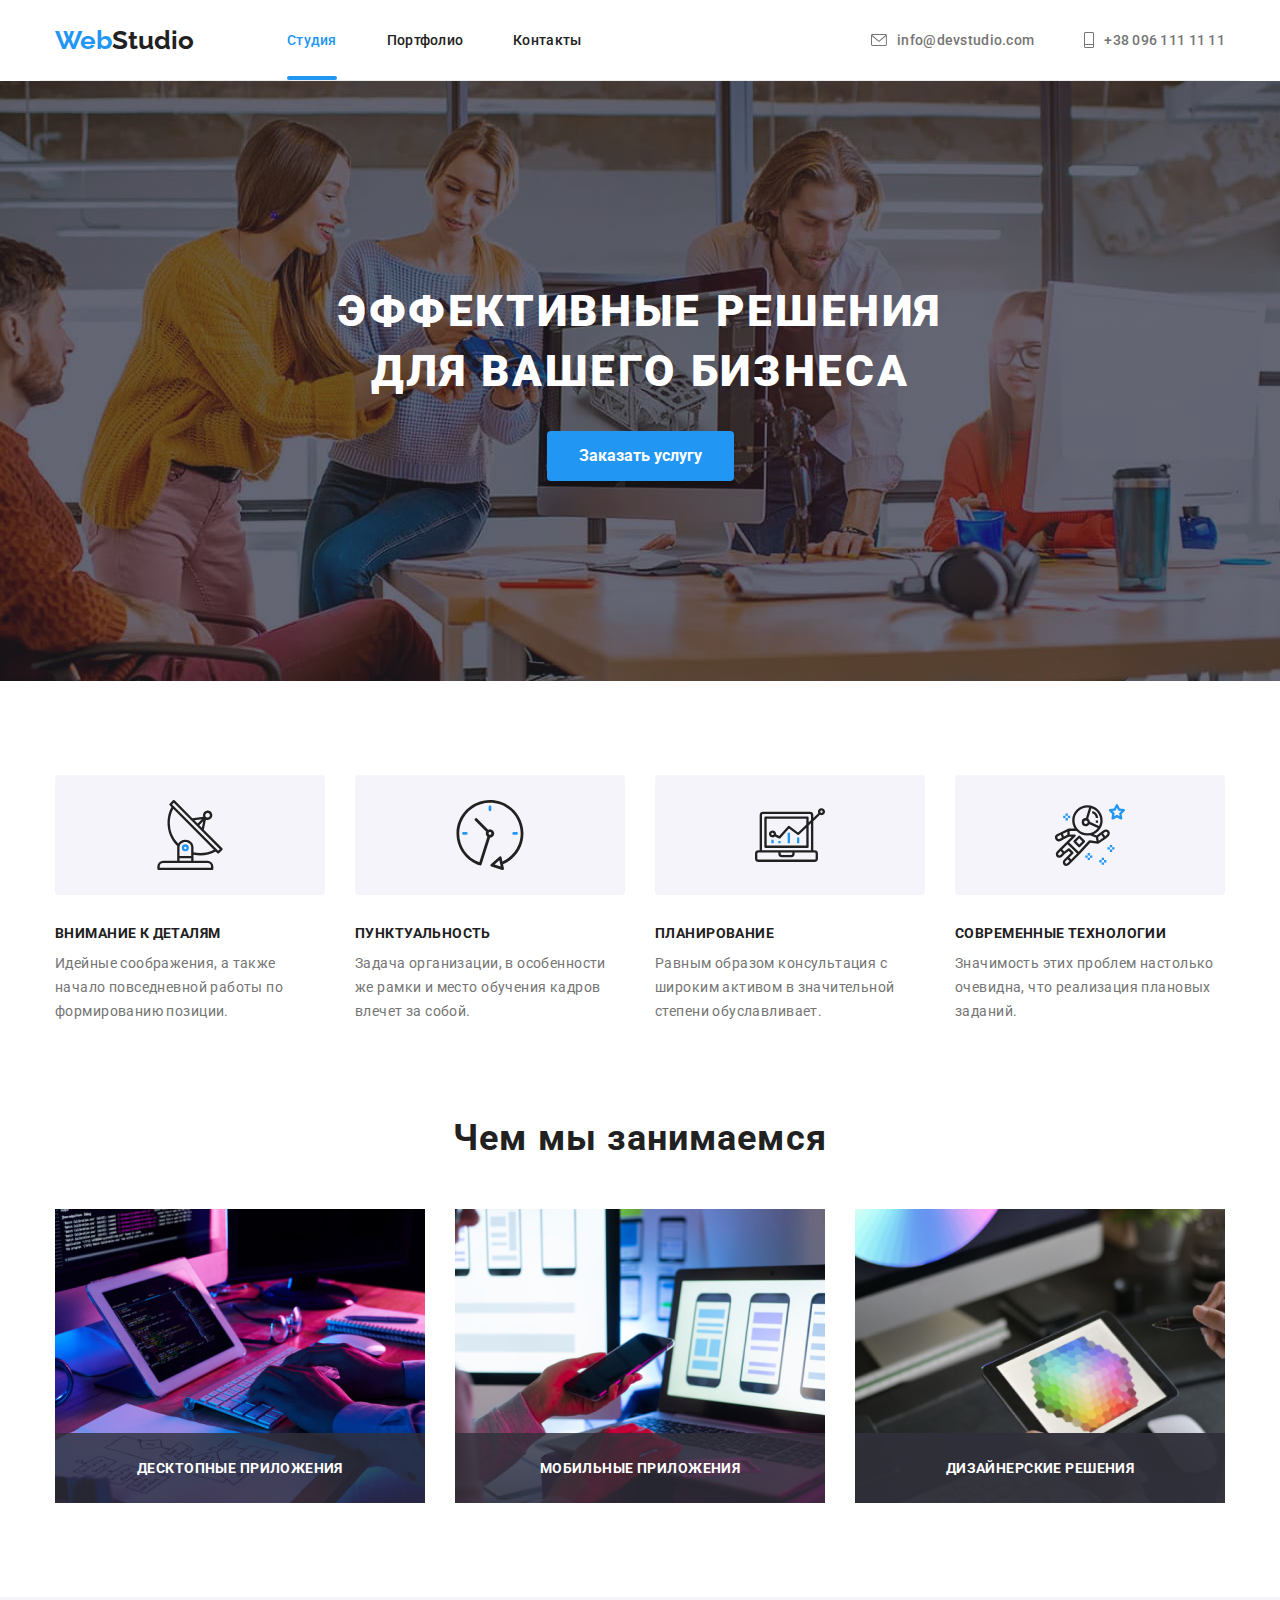
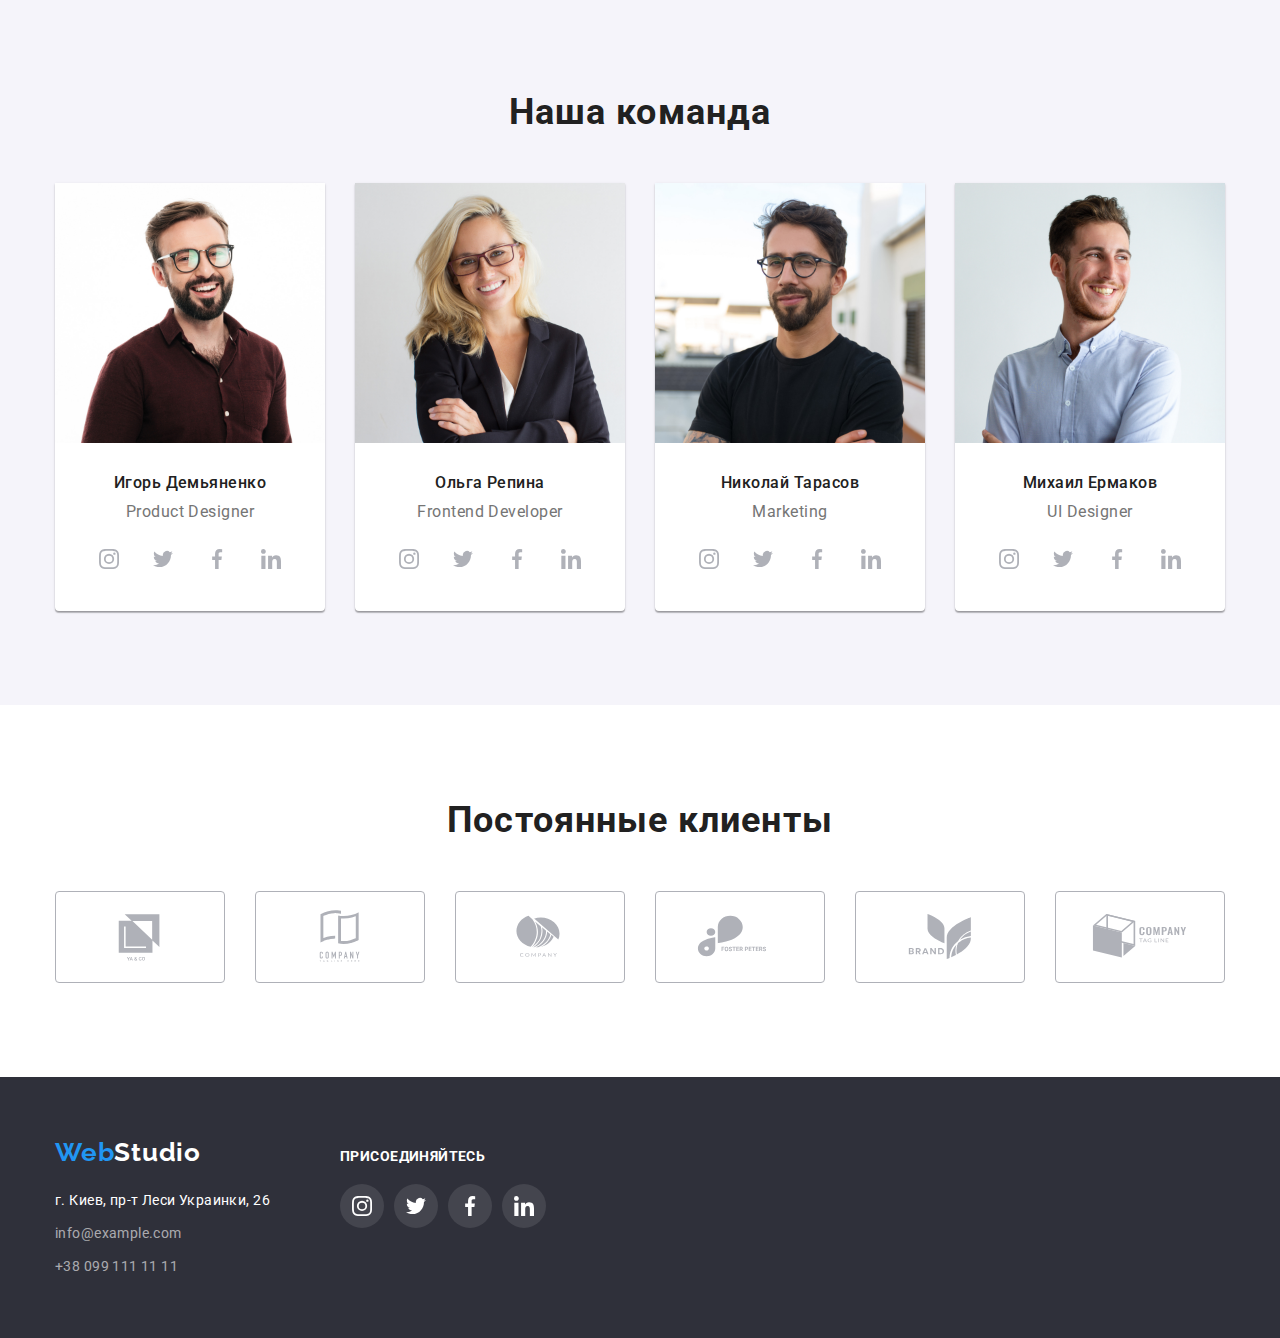
<file: index.html>
<!DOCTYPE html>
<html lang="ru">
<head>
    <meta charset="UTF-8">
    <meta http-equiv="X-UA-Compatible" content="IE=edge">
    <meta name="viewport" content="width=device-width, initial-scale=1.0">
    <title>WebStudio</title>
    <link rel="preconnect" href="https://fonts.googleapis.com">
    <link rel="preconnect" href="https://fonts.gstatic.com" crossorigin>
    <link href="https://fonts.googleapis.com/css2?family=Raleway:wght@700&family=Roboto:wght@400;500;700;900&display=swap"
        rel="stylesheet">
    <link rel="stylesheet" href="./css/modern-nomalize.css">
    <link rel="stylesheet" href="./css/style.css">
</head>
<body>
    <!--hearder-->
    <header>
        <div class="container hdr">
            <nav class="site-nav">
                    <a href="./index.html" class="logo"> <span class="web">Web</span>Studio</a>
                    <ul class="site-nav link">
                        <li class="hdr-position"><a class="item presence-effect" href="./index.html">Студия</a></li>
                        <li class="hdr-position"><a class="item" href="./portfolio.html">Портфолио</a></li>
                        <li class="hdr-position"><a class="item" href="">Контакты</a></li>
                    </ul>
            </nav>
            <ul class="contact-nav link">
                <li class="hdr-position"><a class="item link-contact" href="mailto:info@devstudio.com">
                    <svg class="header-icon" width="16px" height="12px">
                        <use href="./images/icons.svg#icon-envelope"></use>
                    </svg>
                    info@devstudio.com</a></li>
                <li class="hdr-position"><a class="item link-contact" href="tel:+380961111111">
                    <svg class="header-icon" width="10px" height="16px">
                    <use href="./images/icons.svg#icon-vector">
                    </use>
                </svg>
                +38 096 111 11 11</a></li>
            </ul>
        </div>
    </header>
    <main>
    <!--hero-->
        <section class="hero overlay">
            <div class="container">
                <h1 class="hero-text">Эффективные решения для вашего бизнеса</h1>
                <button class="hero-button"  type="button" data-modal-open>Заказать услугу</button>
            </div>
        </section>
    <!--about-us-->
        <section class="section">
                <div class="container">
                <h2 hidden>peculiarities</h2>
                <ul class="about-cont">
                    <li class="about-item">
                        <div class="icon-cotainer">
                                <svg class="about-icon" width="70px" height="70px">
                                    <use href="./images/icons.svg#icon-antenna">
                                    </use>
                            </svg>
                        </div>
                        <h3 class="about-us-title">Внимание к деталям</h3>
                        <p class="about-us-text">Идейные соображения, а также начало повседневной работы по формированию позиции.</p>
                    </li>
                    <li class="about-item">
                        <div class="icon-cotainer">
                            <svg width="70px" height="70px">
                        <use href="./images/icons.svg#icon-clock">

                                </use>
                            </svg>
                        </div>
                        <h3 class="about-us-title">Пунктуальность</h3>
                        <p class="about-us-text">Задача организации, в особенности же рамки и место обучения кадров влечет за собой.</p>
                        
                    </li>
                    <li class="about-item">
                        <div class="icon-cotainer">
                            <svg width="70px" height="70px">
                        <use href="./images/icons.svg#icon-diagram">

                                </use>
                            </svg>
                        </div>
                        <h3 class="about-us-title">Планирование</h3>
                        <p class="about-us-text">Равным образом консультация с широким активом в значительной степени обуславливает.</p>
                        
                    </li>
                    <li class="about-item">
                        <div class="icon-cotainer">
                            <svg width="70px" height="70px">
                        <use href="./images/icons.svg#icon-astronaut">

                                </use>
                            </svg>
                        </div>
                        <h3 class="about-us-title">Современные технологии</h3>
                        <p class="about-us-text">Значимость этих проблем настолько очевидна, что реализация плановых заданий.</p>
                        
                    </li>
                </ul>
            </div>
            </section>
            <!--job-->
            <section class="section job">
                <div class="container">
                    <h2 class="job-title">Чем мы занимаемся</h2>
                    <ul class="job-photo">
                        <li class="job-photo-item">
                            <div class="job-overline">
                                <img src="./images/development1.jpg" alt="Разработка" width="370">
                                <div class="job-text">
                                    <p>Десктопные приложения</p>
                                </div>
                            </div>
                        </li>
                        <li class="job-photo-item">
                            <div class="job-overline">
                                <img src="./images/development2.jpg" alt="Дизайн" width="370">
                                <div class="job-text">
                                    <p>Мобильные приложения</p>
                                </div>
                            </div>
                        </li>
                        <li class="job-photo-item">
                            <div class="job-overline">
                                <img src="./images/development3.jpg" alt="Тестирование" width="370"><div class="job-text">
                                <div class="job-text">
                                    <p>Дизайнерские решения</p>
                                </div>
                            </div>
                        </li>
                    </ul>
                </div>
            </section>
            <!--team-->
            <section class="team section">
                <div class="container">
                    <h2 class="team-title">Наша команда</h2>
                    <ul class="our-team">
                        <li class="team-list">
                            <img src="./images/comand1.jpg" alt="фото учасника команды" width="270">
                            <div class="team-sit">
                                <h3 class="team-member">Игорь Демьяненко</h3>
                                <p class="team-position">Product Designer</p>
                                <ul class="team-link">
                                    <li class="team-link-item">
                                        <a class="team-social-link" href="https://www.instagram.com">
                                            <svg class="social-icon" width="20px" height="20px">
                                                <use href="./images/icons.svg#icon-instagram">
                                                </use>
                                            </svg>
                                        </a>
                                    </li>
                                    <li class="team-link-item">
                                        <a class="team-social-link" href="https://twitter.com ">
                                            <svg class="social-icon" width="20px" height="20px">
                                                <use href="./images/icons.svg#icon-twitter">
                                                </use>
                                            </svg>
                                        </a>
                                    </li>
                                    <li class="team-link-item">
                                        <a class="team-social-link" href="https://facebook.com">
                                            <svg class="social-icon" width="20px" height="20px">
                                                <use href="./images/icons.svg#icon-facebook">
                                                </use>
                                            </svg>
                                        </a>
                                    </li>
                                    <li class="team-link-item">
                                        <a class="team-social-link" href="https://linkedin.com">
                                            <svg class="social-icon"  width="20px" height="20px">
                                                <use href="./images/icons.svg#icon-linkedin">
                                                </use>
                                            </svg>
                                        </a>
                                    </li>
                                </ul>
                            </div>
                        </li>
                        <li class="team-list">
                            <img src="./images/comand2.jpg" alt="фото учасника команды" width="270">
                            <div class="team-sit">
                                <h3 class="team-member">Ольга Репина</h3>
                                <p class="team-position">Frontend Developer</p>
                                <ul class="team-link">
                                    <li class="team-link-item">
                                        <a class="team-social-link" href="https://www.instagram.com">
                                            <svg class="social-icon" width="20px" height="20px">
                                                <use href="./images/icons.svg#icon-instagram">
                                                </use>
                                            </svg>
                                        </a>
                                    </li>
                                    <li class="team-link-item">
                                        <a class="team-social-link" href="https://twitter.com ">
                                            <svg class="social-icon" width="20px" height="20px">
                                                <use href="./images/icons.svg#icon-twitter">
                                                </use>
                                            </svg>
                                        </a>
                                    </li>
                                    <li class="team-link-item">
                                        <a class="team-social-link" href="https://facebook.com">
                                            <svg class="social-icon" width="20px" height="20px">
                                                <use href="./images/icons.svg#icon-facebook">
                                                </use>
                                            </svg>
                                        </a>
                                    </li>
                                    <li class="team-link-item">
                                        <a class="team-social-link" href="https://linkedin.com">
                                            <svg class="social-icon" width="20px" height="20px">
                                                <use href="./images/icons.svg#icon-linkedin">
                                                </use>
                                            </svg>
                                        </a>
                                    </li>
                                </ul>                            </div>
                        </li>
                        <li class="team-list">
                            <img src="./images/comand3.jpg" alt="фото учасника команды" width="270">
                            <div class="team-sit">
                                <h3 class="team-member">Николай Тарасов</h3>
                                <p class="team-position">Marketing</p>
                                <ul class="team-link">
                                    <li class="team-link-item">
                                        <a class="team-social-link" href="https://www.instagram.com">
                                            <svg class="social-icon" width="20px" height="20px">
                                                <use href="./images/icons.svg#icon-instagram">
                                                </use>
                                            </svg>
                                        </a>
                                    </li>
                                    <li class="team-link-item">
                                        <a class="team-social-link" href="https://twitter.com ">
                                            <svg class="social-icon" width="20px" height="20px">
                                                <use href="./images/icons.svg#icon-twitter">
                                                </use>
                                            </svg>
                                        </a>
                                    </li>
                                    <li class="team-link-item">
                                        <a class="team-social-link" href="https://facebook.com">
                                            <svg class="social-icon" width="20px" height="20px">
                                                <use href="./images/icons.svg#icon-facebook">
                                                </use>
                                            </svg>
                                        </a>
                                    </li>
                                    <li class="team-link-item">
                                        <a class="team-social-link" href="https://linkedin.com">
                                            <svg class="social-icon" width="20px" height="20px">
                                                <use href="./images/icons.svg#icon-linkedin">
                                                </use>
                                            </svg>
                                        </a>
                                    </li>
                                </ul>
                            </div>
                        </li>
                        <li class="team-list">
                            <img src="./images/comand4.jpg" alt="" width="270">
                            <div class="team-sit">
                                <h3 class="team-member">Михаил Ермаков</h3>
                                <p class="team-position">UI Designer</p>
                                <ul class="team-link">
                                    <li class="team-link-item">
                                        <a class="team-social-link" href="https://www.instagram.com">
                                            <svg class="social-icon" width="20px" height="20px">
                                                <use href="./images/icons.svg#icon-instagram">
                                                </use>
                                            </svg>
                                        </a>
                                    </li>
                                    <li class="team-link-item">
                                        <a class="team-social-link" href="https://twitter.com ">
                                            <svg class="social-icon" width="20px" height="20px">
                                                <use href="./images/icons.svg#icon-twitter">
                                                </use>
                                            </svg>
                                        </a>
                                    </li>
                                    <li class="team-link-item">
                                        <a class="team-social-link" href="https://facebook.com">
                                            <svg class="social-icon" width="20px" height="20px">
                                                <use href="./images/icons.svg#icon-facebook">
                                                </use>
                                            </svg>
                                        </a>
                                    </li>
                                    <li class="team-link-item">
                                        <a class="team-social-link" href="https://linkedin.com">
                                            <svg class="social-icon" width="20px" height="20px">
                                                <use href="./images/icons.svg#icon-linkedin">
                                                </use>
                                            </svg>
                                        </a>
                                    </li>
                                </ul>
                            </div>
                        </li>
                    </ul>
                </div>
            </section>
            <!--client-->
            <section class="client">
                <div class="container">
                    <h2 class="client-title">Постоянные клиенты</h2>
                    <ul class="client-list">
                        <li class="client-list-item">
                            <a class="client-link" href="">
                                <svg width="106px" height="60px">
                                    <use href="./images/icons.svg#icon-logo-1">
                                    </use>
                                </svg>
                            </a>
                        </li>
                        <li class="client-list-item">
                            <a class="client-link" href="">
                                <svg width="106px" height="60px">
                                    <use href="./images/icons.svg#icon-logo-2">
                                    </use>
                                </svg>
                            </a>
                        </li>
                    <li class="client-list-item">
                        <a class="client-link" href="">
                        <svg width="106px" height="60px">
                            <use href="./images/icons.svg#icon-logo-3">
                            </use>
                        </svg>
                        </a>
                    </li>
                    <li class="client-list-item">
                        <a class="client-link" href="">
                        <svg width="106px" height="60px">
                            <use href="./images/icons.svg#icon-logo-4">
                            </use>
                        </svg>
                        </a>
                    </li>
                    <li class="client-list-item">
                        <a class="client-link" href="">
                        <svg width="106px" height="60px">
                            <use href="./images/icons.svg#icon-logo-5">
                            </use>
                        </svg>
                        </a>
                    </li>
                    <li class="client-list-item">
                        <a class="client-link" href="">
                        <svg width="106px" height="60px">
                            <use href="./images/icons.svg#icon-logo-6">
                            </use>
                        </svg>
                        </a>
                    </li>
                </ul>
                </div>
            </section>
    </main>
    <!--footer-->
    <footer class="footer">
        <div class="container first">
            <div class="footer-nav">
            <a href="./index.html" class="link logo-footer"> <span class="web">Web</span>Studio</a>
            <address class="adress">г. Киев, пр-т Леси Украинки, 26</address>
            <a class="link link-footer" href="mailto:info@example.com">info@example.com</a>
            <a class="link link-footer" href="tel:+380991111111">+38 099 111 11 11</a>
            </div>
            <div class="footer-social">
                <p>Присоединяйтесь</p>
                <ul class="footer-social-link">
                    <li class="footer-social-icon">
                        <a class="footer-link-icon" href="https://www.instagram.com">
                            <svg width="20px" height="20px">
                                <use href="./images/icons.svg#icon-instagram">
                                </use>
                            </svg>
                        </a>
                    </li>
                    <li class="footer-social-icon">
                        <a class="footer-link-icon" href="https://twitter.com ">
                            <svg width="20px" height="20px">
                                <use href="./images/icons.svg#icon-twitter">
                                </use>
                            </svg>
                        </a>
                    </li>
                    <li class="footer-social-icon">
                        <a class="footer-link-icon" href="https://facebook.com">
                            <svg width="20px" height="20px">
                                <use href="./images/icons.svg#icon-facebook">
                                </use>
                            </svg>
                        </a>
                    </li>
                    <li class="footer-social-icon">
                        <a class="footer-link-icon" href="https://linkedin.com">
                            <svg width="20px" height="20px">
                                <use href="./images/icons.svg#icon-linkedin">
                                </use>
                            </svg>
                        </a>
                    </li>
                </ul>
            </div>
        </div>    
    </footer>
    <div class="modal is-hidden" data-modal>
        <div class="modal-form">
            <button class="close-button" data-modal-close>
                <svg width="18" height="18">
                    <use href="./images/icons.svg#icon-close-black"></use>
                </svg>
            </button>
        </div>
    </div>
    <script src="./js/modal.js"></script>
</body>
</html>
</file>
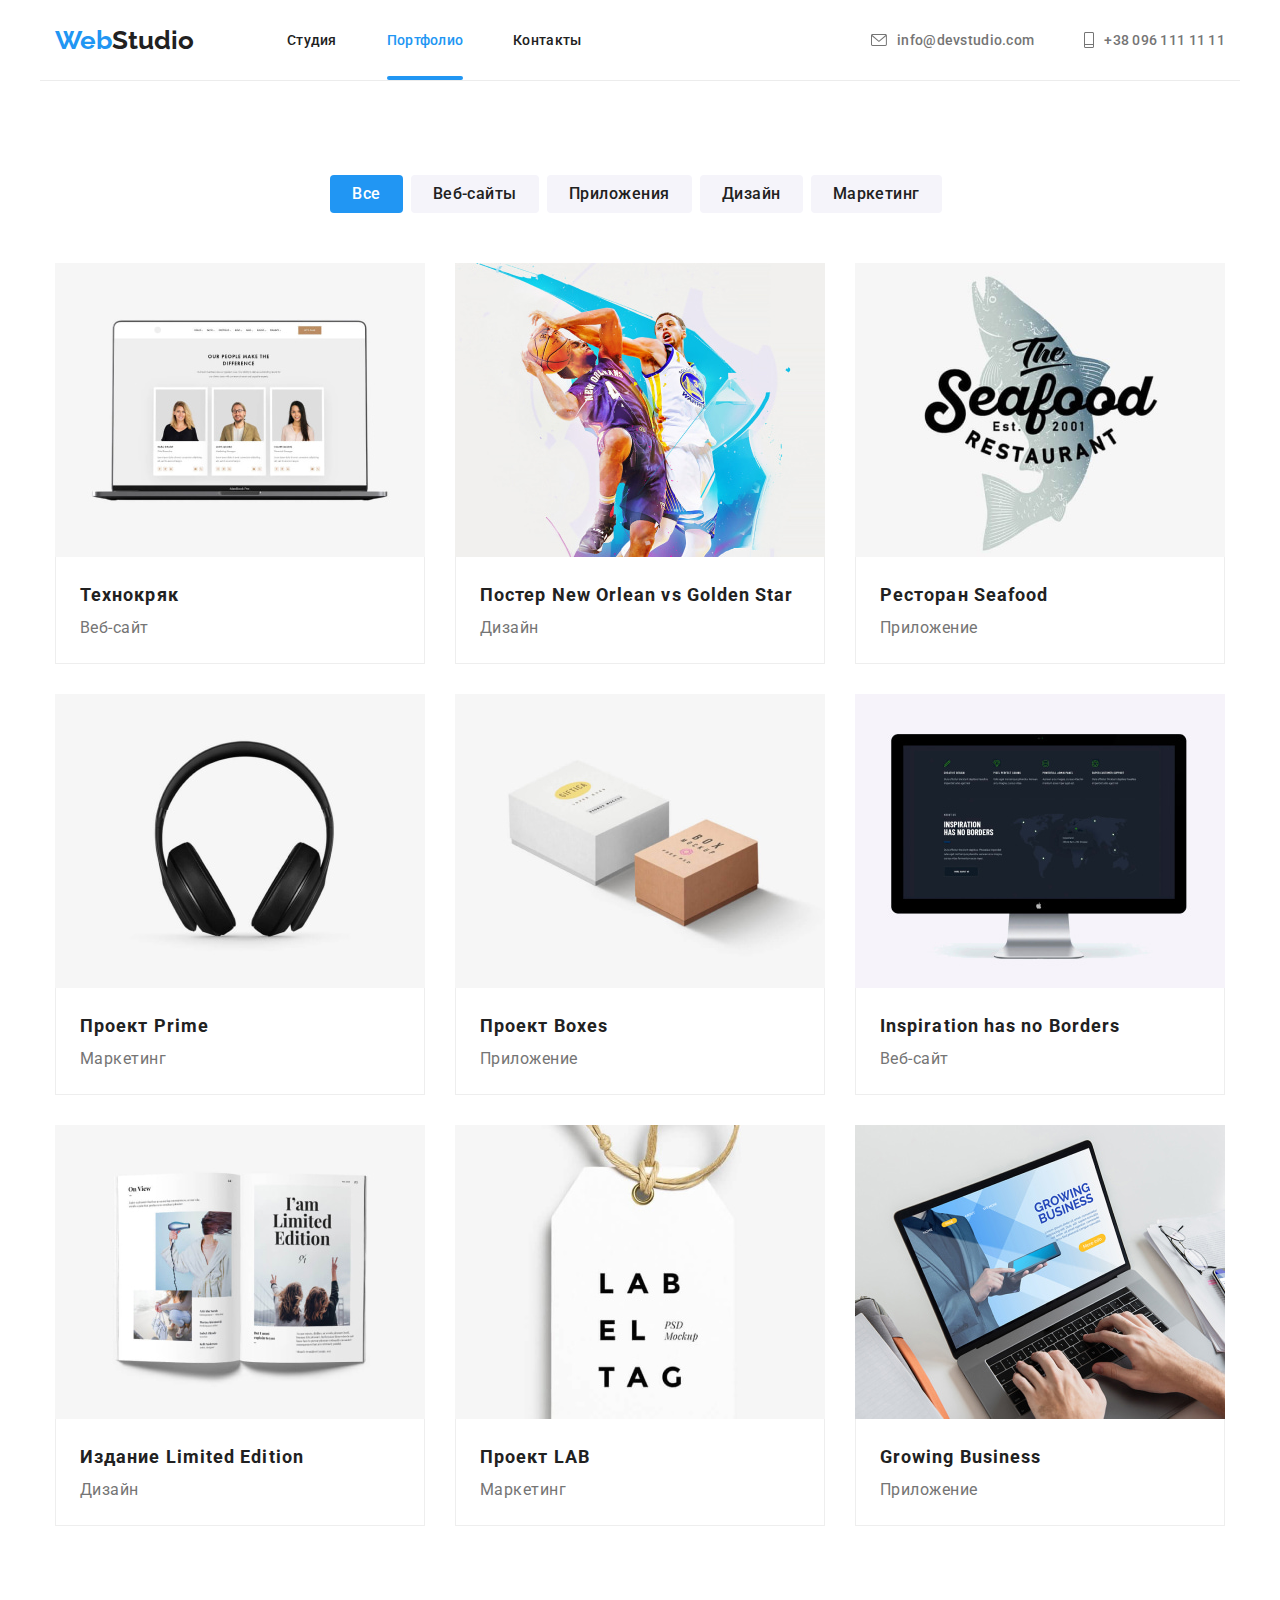
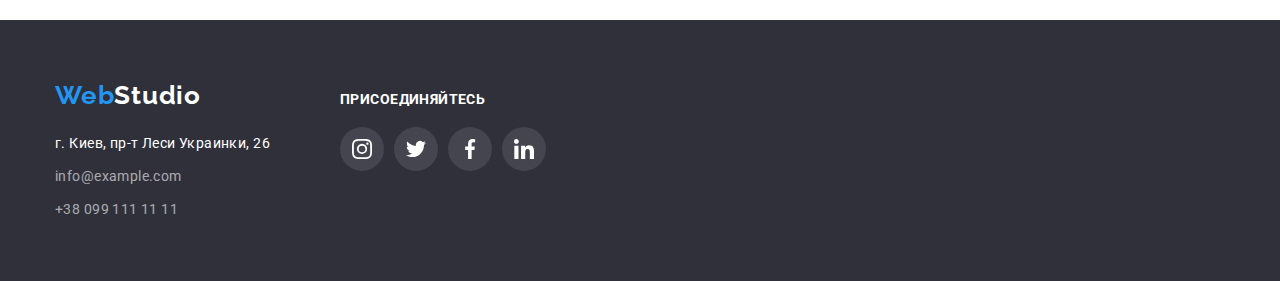
<file: portfolio.html>
<!DOCTYPE html>
<html lang="ru">
    <head>
        <meta charset="UTF-8">
        <meta http-equiv="X-UA-Compatible" content="IE=edge">
        <meta name="viewport" content="width=device-width, initial-scale=1.0">
        <title>Portfolio</title>
        <link rel="preconnect" href="https://fonts.googleapis.com">
        <link rel="preconnect" href="https://fonts.gstatic.com" crossorigin>
        <link href="https://fonts.googleapis.com/css2?family=Raleway:wght@700&family=Roboto:wght@400;500;700;900&display=swap"
            rel="stylesheet">
        <link rel="stylesheet" href="./css/modern-nomalize.css">
        <link rel="stylesheet" href="./css/style.css">

        


    </head>
    <body>
    <!--hearder-->
    <header>
        <div class="container hdr">
            <nav class="site-nav">
                <a href="./index.html" class="logo"> <span class="web">Web</span>Studio</a>
                <ul class="site-nav link">
                    <li class="hdr-position"><a class="item" href="./index.html">Студия</a></li>
                    <li class="hdr-position"><a class="item  presence-effect" href="./portfolio.html">Портфолио</a></li>
                    <li class="hdr-position"><a class="item" href="">Контакты</a></li>
                </ul>
            </nav>
            <ul class="contact-nav link">
                <li class="hdr-position"><a class="item link-contact" href="mailto:info@devstudio.com">
                        <svg class="header-icon" width="16px" height="12px">
                            <use href="./images/icons.svg#icon-envelope"></use>
                        </svg>
                        info@devstudio.com</a></li>
                <li class="hdr-position"><a class="item link-contact" href="tel:+380961111111">
                        <svg class="header-icon" width="10px" height="16px">
                            <use href="./images/icons.svg#icon-vector">
                            </use>
                        </svg>
                        +38 096 111 11 11</a></li>
            </ul>
        </div>
    </header>
        <main>
            <section class="section">
                <div class="container">
                    <h1 hidden>Галерея портфолио</h1>
                    <ul class="filter">
                        <li class="list-item"><button class="profile-button presence-effect-button" type="button">Все</button></li>
                        <li class="list-item"><button class="profile-button" type="button">Веб-сайты</button></li>
                        <li class="list-item"><button class="profile-button" type="button">Приложения</button></li>
                        <li class="list-item"><button class="profile-button" type="button">Дизайн</button></li>
                        <li class="list-item"><button class="profile-button" type="button">Маркетинг</button></li>
                    </ul>
                    <ul class="galery">
                        <li class="filter-item">
                                <a href="" class="filter-item-shadow"> 
                                    <div class="up-window">
                                        <img src="./images/project1.jpg" alt="Технокряк" width="370">
                                        <div class="up-text">
                                            <p class="up-text-block">Ресурс предлагает комплексные предложения с разным уровнем функционала и сервисов. Все это позволит посетителю получить
                                        исчерпывающие сведения о компании или частном лице</p>
                                        </div>
                                    </div>
                                    <div class="galery-item">
                                        <h2 class="portfolio-list-title">Технокряк</h2>
                                        <p class="portfolio-list-text">Веб-сайт</p>
                                    </div>
                                </a>
                        </li>
                        <li class="filter-item">
                            <a href="" class="filter-item-shadow">
                                <div class="up-window">
                                <img src="./images/project2.jpg" alt="Постер New Orlean vs Golden Star" width="370">
                                <div class="up-text">
                                    <p class="up-text-block">Ресурс предлагает комплексные предложения с разным уровнем функционала и сервисов. Все это
                                        позволит посетителю получить
                                        исчерпывающие сведения о компании или частном лице</p>
                                </div>
                                </div>
                                <div class="galery-item">
                                    <h2 class="portfolio-list-title">Постер New Orlean vs Golden Star</h2>
                                    <p class="portfolio-list-text">Дизайн</p>
                                </div>
                            </a>
                        </li>
                        <li class="filter-item">
                            <a href="" class="filter-item-shadow">
                                <div class="up-window">
                                    <img src="./images/project3.jpg" alt="Ресторан Seafood" width="370">
                                    <div class="up-text">
                                        <p class="up-text-block">Ресурс предлагает комплексные предложения с разным уровнем функционала и сервисов. Все это
                                        позволит посетителю получить
                                        исчерпывающие сведения о компании или частном лице</p>
                                    </div>
                                </div>
                                <div class="galery-item">
                                    <h2 class="portfolio-list-title">Ресторан Seafood</h2>
                                    <p class="portfolio-list-text">Приложение</p>
                                </div>
                            </a>
                        </li>
                        <li class="filter-item">
                            <a href="" class="filter-item-shadow">
                                <div class="up-window">
                                    <img src="./images/project4.jpg" alt="Проект Prime" width="370">
                                    <div class="up-text">
                                        <p class="up-text-block">Ресурс предлагает комплексные предложения с разным уровнем функционала и сервисов. Все это
                                        позволит посетителю получить
                                        исчерпывающие сведения о компании или частном лице</p>
                                    </div>
                                </div>
                                <div class="galery-item">
                                    <h2 class="portfolio-list-title">Проект Prime</h2>
                                    <p class="portfolio-list-text">Маркетинг</p>
                                </div>
                            </a>
                        </li>
                        <li class="filter-item">
                            <a href="" class="filter-item-shadow">
                                <div class="up-window">
                                    <img src="./images/project5.jpg" alt="Проект Boxes" width="370">
                                    <div class="up-text">
                                        <p class="up-text-block">Ресурс предлагает комплексные предложения с разным уровнем функционала и сервисов. Все это
                                        позволит посетителю получить
                                        исчерпывающие сведения о компании или частном лице</p>
                                    </div>
                                </div>
                                <div class="galery-item">
                                    <h2 class="portfolio-list-title">Проект Boxes</h2>
                                    <p class="portfolio-list-text">Приложение</p>
                                </div>
                            </a>
                        </li>
                        <li class="filter-item">
                            <a href="" class="filter-item-shadow">
                                <div class="up-window"> 
                                    <img src="./images/project6.jpg" alt="Inspiration has no Borders" width="370">
                                    <div class="up-text">
                                        <p class="up-text-block">Ресурс предлагает комплексные предложения с разным уровнем функционала и сервисов. Все это
                                        позволит посетителю получить
                                        исчерпывающие сведения о компании или частном лице</p>
                                    </div>
                                </div>
                                <div class="galery-item">
                                    <h2 class="portfolio-list-title">Inspiration has no Borders</h2>
                                    <p class="portfolio-list-text">Веб-сайт</p>
                                </div>
                            </a>
                        </li>
                        <li class="filter-item">
                            <a href="" class="filter-item-shadow">
                                <div class="up-window">
                                    <img src="./images/project7.jpg" alt="Издание Limited Edition" width="370">
                                    <div class="up-text">
                                    <p class="up-text-block">Ресурс предлагает комплексные предложения с разным уровнем функционала и сервисов. Все это
                                        позволит посетителю получить
                                        исчерпывающие сведения о компании или частном лице</p>
                                    </div>
                                </div>
                                <div class="galery-item">
                                    <h2 class="portfolio-list-title">Издание Limited Edition</h2>
                                    <p class="portfolio-list-text">Дизайн</p>
                                </div>
                            </a>
                        </li>
                        <li class="filter-item">
                            <a href="" class="filter-item-shadow">
                                <div class="up-window">
                                    <img src="./images/project8.jpg" alt="Проект LAB" width="370">
                                    <div class="up-text">
                                        <p class="up-text-block">Ресурс предлагает комплексные предложения с разным уровнем функционала и сервисов. Все это
                                        позволит посетителю получить
                                        исчерпывающие сведения о компании или частном лице</p>
                                    </div>
                                </div>
                                <div class="galery-item">
                                    <h2 class="portfolio-list-title">Проект LAB</h2>
                                    <p class="portfolio-list-text">Маркетинг</p>
                                </div>
                            </a>
                        </li>
                        <li class="filter-item">
                            <a href="" class="filter-item-shadow">
                                <div class="up-window">
                                    <img src="./images/project9.jpg" alt="Growing Business" width="370">
                                    <div class="up-text">
                                        <p class="up-text-block">Ресурс предлагает комплексные предложения с разным уровнем функционала и сервисов. Все это
                                        позволит посетителю получить
                                        исчерпывающие сведения о компании или частном лице</p>
                                    </div>
                                </div>
                                <div class="galery-item">
                                    <h2 class="portfolio-list-title">Growing Business</h2>
                                    <p class="portfolio-list-text">Приложение</p>
                                </div>
                            </a>
                        </li>
                    </ul>
                </div>
            </section>
        </main>
    <footer class="footer">
        <div class="container first">
            <div class="footer-nav">
                <a href="./index.html" class="link logo-footer"> <span class="web">Web</span>Studio</a>
                <address class="adress">г. Киев, пр-т Леси Украинки, 26</address>
                <a class="link link-footer" href="mailto:info@example.com">info@example.com</a>
                <a class="link link-footer" href="tel:+380991111111">+38 099 111 11 11</a>
            </div>
            <div class="footer-social">
                <p>Присоединяйтесь</p>
                <ul class="footer-social-link">
                    <li class="footer-social-icon">
                        <a class="footer-link-icon" href="https://www.instagram.com">
                            <svg width="20px" height="20px">
                                <use href="./images/icons.svg#icon-instagram">
                                </use>
                            </svg>
                        </a>
                    </li>
                    <li class="footer-social-icon">
                        <a class="footer-link-icon" href="https://twitter.com ">
                            <svg width="20px" height="20px">
                                <use href="./images/icons.svg#icon-twitter">
                                </use>
                            </svg>
                        </a>
                    </li>
                    <li class="footer-social-icon">
                        <a class="footer-link-icon" href="https://facebook.com">
                            <svg width="20px" height="20px">
                                <use href="./images/icons.svg#icon-facebook">
                                </use>
                            </svg>
                        </a>
                    </li>
                    <li class="footer-social-icon">
                        <a class="footer-link-icon" href="https://linkedin.com">
                            <svg width="20px" height="20px">
                                <use href="./images/icons.svg#icon-linkedin">
                                </use>
                            </svg>
                        </a>
                    </li>
                </ul>
            </div>
        </div>
    </footer>
    </body>
</html>
</file>
<file: css/style.css>
:root {
  --background-color: #e5e5e5;
  --main-color: #212121;
  --focus-color: #2196f3;
  --font-color: #757575;
  --bg-color-accent:#2f303a;
  --white-element: #fff;
  --button-bg: #f5f4fa;
  --hover-effect: #188ce8;
  --link-color: #AFB1B8;

}

body {
  font-family: 'Roboto', sans-serif;
  color: var(--main-color);
}
a {
  text-decoration: none;
  color: var(--main-color);
}
ul {
  list-style: none;
  padding: 0;
  margin: 0;
}
button {
  border: none;
  text-decoration: none;
  font-family: 'Roboto', sans-serif;
}
h1,
h2,
h3,
p {
  margin: 0;
}
img {
  display: block;
  max-width: 100%;
  height: auto;

}
.container{
  width: 1200px;
  padding-left: 15px;
  padding-right: 15px;
  margin-left: auto;
  margin-right: auto;
}
.section{
  padding: 94px 0px;
}
/*header*/
.hdr {
  display: flex;
  border-bottom: 1px solid #ECECEC;
}
.site-nav {
  display: inline-flex;
  align-items: center;
}
.site-nav .hdr-position + .hdr-position{
  margin-left: 50px;
}
.hdr-position{
  position: relative;
}
.contact-nav {
  display:inline-flex;
  margin-left: auto;
}
.contact-nav .hdr-position + .hdr-position{
margin-left: 50px;
}
.item {
  display: block;
  padding-top: 32px;
  padding-bottom: 32px;
  color: var(--main-color);
  transition: color 250ms cubic-bezier(0.4, 0, 0.2, 1);
}
.item :hover{
  color: var(--focus-color);
}
.presence-effect{
  color: var(--focus-color);
}
.presence-effect::after{
  position: absolute;
  content: "";
  bottom: 0;
  left: 0;
  border-radius: 2px;
  width: 100%;
  height: 4px;
  background-color: var(--focus-color);
  
}
.logo {
  margin-right: 93px;
  font-family: 'Raleway', sans-serif;
  text-decoration: none;
  font-style: normal;
  font-weight: bold;
  font-size: 26px;
  line-height: 31px;
  transition: color 250ms cubic-bezier(0.4, 0, 0.2, 1);
}
.logo:hover,
.logo:focus {
  color: var(--focus-color);
}
.web {
  color: var(--focus-color);
}
.link {
  color: var(--main-color);
  font-style: normal;
  font-weight: 500;
  font-size: 14px;
  line-height: 16px;
  letter-spacing: 0.02em;
}
.link :hover,
.link :focus {
  color: var(--focus-color);
}
.link-contact {
  display: flex;
  align-items: center;
  color: var(--font-color);
  transition: color 250ms cubic-bezier(0.4, 0, 0.2, 1);
}
.header-icon{
  fill: var(--font-color);
  border: none;
  padding: 0;
  display: inline-block;
  margin-right: 10px;
  transition: fill 250ms cubic-bezier(0.4, 0, 0.2, 1);
}
.link-contact:hover .header-icon,
.link-contact:focus .header-icon{
  fill: var(--focus-color);
}
.link-contact:hover,
.link-contact :focus {
  color: var(--focus-color);
 }
 /**hero**/
.hero {
  background: var(--bg-color-accent);
  padding-top: 200px;
  padding-bottom: 200px;
  text-align: center;
}
.overlay{

  margin-left: auto;
  margin-right: auto;
  
  height: 600px;
  max-width: 1600px;
  background-image: linear-gradient(to right,
    rgba(47, 48, 58, 0.4),
    rgba(47, 48, 58, 0.4)),
     url(../images/hero-bg.jpg);
  background-size: cover;
  background-repeat: no-repeat;
  background-position: center;
}
.hero-text {
  width: 696px;
  margin: 0 auto;
  color: var(--white-element);
  font-style: normal;
  font-weight: 900;
  font-size: 44px;
  line-height: 60px;
  text-align: center;
  letter-spacing: 0.06em;
  text-transform: uppercase;
}
.hero-button {
  padding:10px 32px ;
  margin-top: 30px ;
  background:var(--focus-color);
  color: var(--white-element);
  box-shadow: 0px 4px 4px rgba(0, 0, 0, 0.15);
  border-radius: 4px;
  font-style: normal;
  font-weight: bold;
  font-size: 16px;
  line-height: 30px;
  transition: background 250ms cubic-bezier(0.4, 0, 0.2, 1);
}
.hero-button:hover,
.hero-button:focus {
  background: var(--hover-effect);
  color: var(--white-element);
}
/**peculiarities**/
.about-cont {
  display: flex;
}
.about-item {
  width: 270px;
  margin-right: 30px;
}
.about-cont :last-child{
  margin-right: 0;
}
.icon-cotainer{
  display: flex;
  width: 270px;
  height: 120px;
  background-color: var(--button-bg);
  margin-bottom: 30px;
  border-radius: 4px;
  justify-content: center;
  align-items: center;
}
.about-icon{

  display: flex;
  justify-content: center;


}
.about-us-title {
  font-style: normal;
  font-weight: bold;
  font-size: 14px;
  line-height: 16px;
  letter-spacing: 0.03em;
  text-transform: uppercase;
}
.about-us-text {
  margin-top: 10px;
  font-style: normal;
  font-weight: normal;
  font-size: 14px;
  line-height: 24px;
  letter-spacing: 0.03em;
  color: var(--font-color);
}
.job{
  padding-top: 0;
}
.job-title {
  margin-bottom: 50px;
  color: var(--main-color);
  font-style: normal;
  font-weight: bold;
  font-size: 36px;
  line-height: 42px;
  letter-spacing: 0.03em;
  text-align: center;
}
.job-photo {
  display: flex;
}
.job-photo-item {
  margin-right: 30px;
}
.job-photo-item:last-child {
  margin-right: 0px;
}
.job-overline{
position: relative;
}
.job-text{
  position: absolute;
  left: 0;
  bottom: 0;
  width: 370px;
  height: 70px;
  background-color: rgba(47, 48, 58, 0.8);;
  display: flex;
  justify-content: center;
  align-items: center;
  font-weight: 700;
  font-size: 14px;
  line-height: 16px;
  text-align: center;
  letter-spacing: 0.03em;
  text-transform: uppercase;
  color: #FFFFFF;


}
/**team**/
.team {
  background: var(--button-bg);
}
.team-title {
  color: var(--main-color);
  font-style: normal;
  font-weight: bold;
  font-size: 36px;
  line-height: 42px;
  text-align: center;
  letter-spacing: 0.03em;
}
.our-team {
  margin-top: 50px;
  display: flex;
}
.our-team :last-child{
  margin-right: 0;
}
.team-list{
  background-color: var(--white-element);
  box-shadow: 0px 1px 3px rgba(0, 0, 0, 0.12), 0px 1px 1px rgba(0, 0, 0, 0.14), 0px 2px 1px rgba(0, 0, 0, 0.2);
  border-radius: 0px 0px 4px 4px;
  margin-right: 30px;
}
.team-sit {
  padding: 30px 0;
}
.team-member {
  color: var(--main-color);
  font-style: normal;
  font-weight: 500;
  font-size: 16px;
  line-height: 19px;
  text-align: center;
  letter-spacing: 0.03em;
}
.team-position {
  margin-top: 10px;
  font-style: normal;
  font-weight: normal;
  font-size: 16px;
  line-height: 19px;
  text-align: center;
  letter-spacing: 0.03em;
  color: var(--font-color);
}
.team-link{
  display:flex;
  justify-content: center;
  fill: var(--font-color);
  margin-top: 16px;
}
.team-link .team-link-item+.team-link-item{
  margin-left: 10px;
}
.team-social-link{
  display: flex;
  align-items: center;
  justify-content: center;
  width: 44px;
  height: 44px;
  border-radius: 50%;
  fill: var(--link-color);
  transition: fill 250ms cubic-bezier(0.4, 0, 0.2, 1),
  background-color 250ms cubic-bezier(0.4, 0, 0.2, 1);
}
.team-social-link:hover,
.team-social-link:focus{
  fill: var(--white-element);
  background-color: var(--focus-color);
}
/**clients**/
.client{
  padding: 94px 0;
}
.client-title{
  color: var(--main-color);
  font-style: normal;
  font-weight: bold;
  font-size: 36px;
  line-height: 42px;
  text-align: center;
  letter-spacing: 0.03em;
}
.client-list{
  display: flex;
  justify-content: center;
  align-items: center;
  margin-top: 50px;

}
.client-list-item{
  fill: var(--link-color);
}
.client-link{
  display: flex;
  justify-content: center;
  align-items: center;
    width: 170px;
    height: 92px;
    fill: var(--link-color);
    border: 1px solid var(--link-color);
    border-radius: 4px;
    transition: fill 250ms cubic-bezier(0.4, 0, 0.2, 1),
    border 250ms cubic-bezier(0.4, 0, 0.2, 1);
  }
.client-link:hover,
.client-link:focus{
  fill: var(--focus-color);
  border:1px solid var(--focus-color);
  border-radius: 4px;
}
.client-list .client-list-item+.client-list-item{
  margin-left: 30px;
}
/**footer**/
.footer {
  background: var(--bg-color-accent);
  padding-bottom: 60px;
  padding-top: 60px;
}
.first{
  display: flex;
  align-items: baseline;
}
.logo-footer {
  display: block;
  font-family: 'Raleway', sans-serif;
  font-style: normal;
  font-weight: bold;
  font-size: 26px;
  line-height: 31px;
  letter-spacing: 0.03em;
  color: var(--white-element);
}
.adress {
  margin-top: 20px;
  font-style: normal;
  font-weight: normal;
  font-size: 14px;
  line-height: 24px;
  letter-spacing: 0.03em;
  color:var(--white-element);
}
.link-footer {
  margin-top: 9px;
  display: block;
  font-style: normal;
  font-weight: normal;
  font-size: 14px;
  line-height: 24px;
  letter-spacing: 0.03em;
  color: rgba(255, 255, 255, 0.6);
  transition: color 250ms cubic-bezier(0.4, 0, 0.2, 1);
}
.link-footer:hover,
.link-footer:focus {
  color: var(--focus-color);
}
.footer-nav{
  display: block;
}
.footer-social{
  margin-left: 70px;
  font-style: normal;
    font-weight: 700;
    font-size: 14px;
    line-height: 16px;
    letter-spacing: 0.03em;
    text-transform: uppercase;
    color: var(--white-element);
}
.footer-social-link{
    display: flex;
    margin-top: 20px;
    justify-content: center;
    fill: var(--white-element);
  

}

.footer-link-icon{
  display: flex;
  align-items: center;
  justify-content: center;
  width: 44px;
  height: 44px;
  border-radius: 50%;
  background: rgba(255, 255, 255, 0.1);
  fill: var(--white-element);
  transition: fill 250ms cubic-bezier(0.4, 0, 0.2, 1),
  background-color 250ms cubic-bezier(0.4, 0, 0.2, 1);
    
}
.footer-link-icon:hover,
.footer-link-icon:focus{
  fill: var(--white-element);
  background-color: var(--focus-color);
}
.footer-social-link .footer-social-icon+.footer-social-icon {
  margin-left: 10px;
}
.profile-button {
  background: var(--button-bg);
  font-style: normal;
  font-weight: 500;
  font-size: 16px;
  line-height: 1.62;
  border-radius: 4px;
  padding: 6px 22px;
  transition: color 250ms cubic-bezier(0.4, 0, 0.2, 1),
  background 250ms cubic-bezier(0.4, 0, 0.2, 1),
  box-shadow 250ms cubic-bezier(0.4, 0, 0.2, 1);

  text-align: center;
  letter-spacing: 0.03em;

  color:var(--main-color);
}
.presence-effect-button{
  background-color: var(--focus-color);
  color: var(--white-element);
}
.profile-button:hover,
.profile-button:focus {
  border-radius: 4px;
  background: var(--focus-color);
  color: var(--white-element);
  box-shadow: 0px 3px 1px rgba(0, 0, 0, 0.1),
  0px 1px 2px rgba(0, 0, 0, 0.08),
  0px 2px 2px rgba(0, 0, 0, 0.12);
}
.filter {
  display: flex;
  justify-content: center;
  margin-bottom: 50px;
}
.list-item {
  margin-right: 8px;
}
.list-item :last-child {
  margin-right: 0;
}
.galery {
  margin-top: -30px;
  display: flex;
  flex-wrap: wrap;
}
.filter-item {
  width: 370px;
  margin-right: 30px;
  margin-top: 30px;
  
}
.filter-item-shadow {
  display: block;
  transition: box-shadow 250ms cubic-bezier(0.4, 0, 0.2, 1);
}

.filter-item-shadow:hover,
.filter-item-shadow:focus {
  box-shadow: 0px 1px 1px rgba(0, 0, 0, 0.12), 0px 4px 4px rgba(0, 0, 0, 0.06), 1px 4px 6px rgba(0, 0, 0, 0.16);
}
.filter-item:nth-child(3n) {
  margin-right: 0;
}
.galery-item{
border-left: 1px solid #EEEEEE;
border-right: 1px solid #EEEEEE;
border-bottom: 1px solid #EEEEEE;
padding: 20px 24px;
}
.portfolio-list-title {
  font-style: normal;
  font-weight: bold;
  font-size: 18px;
  line-height: 2;
  letter-spacing: 0.06em;
  color: var(--main-color);
}
.portfolio-list-text {
  font-style: normal;
  font-weight: normal;
  font-size: 16px;
  line-height: 1.875;
  letter-spacing: 0.03em;
  color: var(--font-color);
}
.up-window{
  position: relative;
  overflow: hidden;;
  
}
.up-text{
  position: absolute;
  top: 0;
  left: 0;
  width: 100%;
  height: 100%;
  transform: translateY(100%);
  background-color: var(--focus-color);

  transition: transform 250ms cubic-bezier(0.4, 0, 0.2, 1);
}
.filter-item:hover .up-text{
  transform: translateY(0);
}
.up-text-block{
  display: block;
  padding: 63px 24px;
  
  font-weight: 400;
    font-size: 18px;
    line-height: 28px;
  
    letter-spacing: 0.03em;
  
    color: #FFFFFF;
}
/**modal-window**/
.modal{
  position: fixed;
  left: 0;
  top: 0;
  width: 100%;
  height: 100%;
  background-color: rgba(0, 0, 0, 0.2);;
  opacity: 1;
  transition: opacity 250ms cubic-bezier(0.4, 0, 0.2, 1);
}
.modal.is-hidden{
opacity: 0;
pointer-events: none;
}
.modal-form{
  position: absolute;
  min-width: 528px;
  min-height: 581px;
  top: 50%;
  left: 50%;
  transform: translate(-50%, -50%) scale(1);
  transition: transform 2500ms cubic-bezier(0.4, 0, 0.2, 1);
  background: #FFFFFF;
  box-shadow: 0px 1px 3px rgba(0, 0, 0, 0.12), 0px 1px 1px rgba(0, 0, 0, 0.14), 0px 2px 1px rgba(0, 0, 0, 0.2);
  border-radius: 4px;
}
.modal.is-hidden .modal-form{
  transform: translate(-50%, -50%)scale(0.9);
}
.close-button{
  position: absolute;
  right: 8px;
  top: 8px;
  height: 30px;
  width: 30px;
  display: flex;
  justify-content: center;
  align-items: center;
  background: #FFFFFF;
  border-radius: 100%;
    border: 1px solid rgba(0, 0, 0, 0.1);
}
</file>
<file: css/modern-nomalize.css>
/*! modern-normalize v1.1.0 | MIT License | https://github.com/sindresorhus/modern-normalize */

/*
Document
========
*/

/**
Use a better box model (opinionated).
*/

*,
::before,
::after {
	box-sizing: border-box;
}

/**
1. Correct the line height in all browsers.
2. Prevent adjustments of font size after orientation changes in iOS.
3. Use a more readable tab size (opinionated).
*/

html {
	line-height: 1.15; /* 1 */
	-webkit-text-size-adjust: 100%; /* 2 */
	-moz-tab-size: 4; /* 3 */
	tab-size: 4; /* 3 */
}

/*
Sections
========
*/

/**
1. Remove the margin in all browsers.
2. Improve consistency of default fonts in all browsers. (https://github.com/sindresorhus/modern-normalize/issues/3)
*/

body {
	margin: 0; /* 1 */
	font-family:
		system-ui,
		-apple-system, /* Firefox supports this but not yet `system-ui` */
		'Segoe UI',
		Roboto,
		Helvetica,
		Arial,
		sans-serif,
		'Apple Color Emoji',
		'Segoe UI Emoji'; /* 2 */
}

/*
Grouping content
================
*/

/**
1. Add the correct height in Firefox.
2. Correct the inheritance of border color in Firefox. (https://bugzilla.mozilla.org/show_bug.cgi?id=190655)
*/

hr {
	height: 0; /* 1 */
	color: inherit; /* 2 */
}

/*
Text-level semantics
====================
*/

/**
Add the correct text decoration in Chrome, Edge, and Safari.
*/

abbr[title] {
	text-decoration: underline dotted;
}

/**
Add the correct font weight in Edge and Safari.
*/

b,
strong {
	font-weight: bolder;
}

/**
1. Improve consistency of default fonts in all browsers. (https://github.com/sindresorhus/modern-normalize/issues/3)
2. Correct the odd 'em' font sizing in all browsers.
*/

code,
kbd,
samp,
pre {
	font-family:
		ui-monospace,
		SFMono-Regular,
		Consolas,
		'Liberation Mono',
		Menlo,
		monospace; /* 1 */
	font-size: 1em; /* 2 */
}

/**
Add the correct font size in all browsers.
*/

small {
	font-size: 80%;
}

/**
Prevent 'sub' and 'sup' elements from affecting the line height in all browsers.
*/

sub,
sup {
	font-size: 75%;
	line-height: 0;
	position: relative;
	vertical-align: baseline;
}

sub {
	bottom: -0.25em;
}

sup {
	top: -0.5em;
}

/*
Tabular data
============
*/

/**
1. Remove text indentation from table contents in Chrome and Safari. (https://bugs.chromium.org/p/chromium/issues/detail?id=999088, https://bugs.webkit.org/show_bug.cgi?id=201297)
2. Correct table border color inheritance in all Chrome and Safari. (https://bugs.chromium.org/p/chromium/issues/detail?id=935729, https://bugs.webkit.org/show_bug.cgi?id=195016)
*/

table {
	text-indent: 0; /* 1 */
	border-color: inherit; /* 2 */
}

/*
Forms
=====
*/

/**
1. Change the font styles in all browsers.
2. Remove the margin in Firefox and Safari.
*/

button,
input,
optgroup,
select,
textarea {
	font-family: inherit; /* 1 */
	font-size: 100%; /* 1 */
	line-height: 1.15; /* 1 */
	margin: 0; /* 2 */
}

/**
Remove the inheritance of text transform in Edge and Firefox.
*/

button,
select {
	text-transform: none;
}

/**
Correct the inability to style clickable types in iOS and Safari.
*/

button,
[type='button'],
[type='reset'],
[type='submit'] {
	-webkit-appearance: button;
}

/**
Remove the inner border and padding in Firefox.
*/

::-moz-focus-inner {
	border-style: none;
	padding: 0;
}

/**
Restore the focus styles unset by the previous rule.
*/

:-moz-focusring {
	outline: 1px dotted ButtonText;
}

/**
Remove the additional ':invalid' styles in Firefox.
See: https://github.com/mozilla/gecko-dev/blob/2f9eacd9d3d995c937b4251a5557d95d494c9be1/layout/style/res/forms.css#L728-L737
*/

:-moz-ui-invalid {
	box-shadow: none;
}

/**
Remove the padding so developers are not caught out when they zero out 'fieldset' elements in all browsers.
*/

legend {
	padding: 0;
}

/**
Add the correct vertical alignment in Chrome and Firefox.
*/

progress {
	vertical-align: baseline;
}

/**
Correct the cursor style of increment and decrement buttons in Safari.
*/

::-webkit-inner-spin-button,
::-webkit-outer-spin-button {
	height: auto;
}

/**
1. Correct the odd appearance in Chrome and Safari.
2. Correct the outline style in Safari.
*/

[type='search'] {
	-webkit-appearance: textfield; /* 1 */
	outline-offset: -2px; /* 2 */
}

/**
Remove the inner padding in Chrome and Safari on macOS.
*/

::-webkit-search-decoration {
	-webkit-appearance: none;
}

/**
1. Correct the inability to style clickable types in iOS and Safari.
2. Change font properties to 'inherit' in Safari.
*/

::-webkit-file-upload-button {
	-webkit-appearance: button; /* 1 */
	font: inherit; /* 2 */
}

/*
Interactive
===========
*/

/*
Add the correct display in Chrome and Safari.
*/

summary {
	display: list-item;
}
</file>
